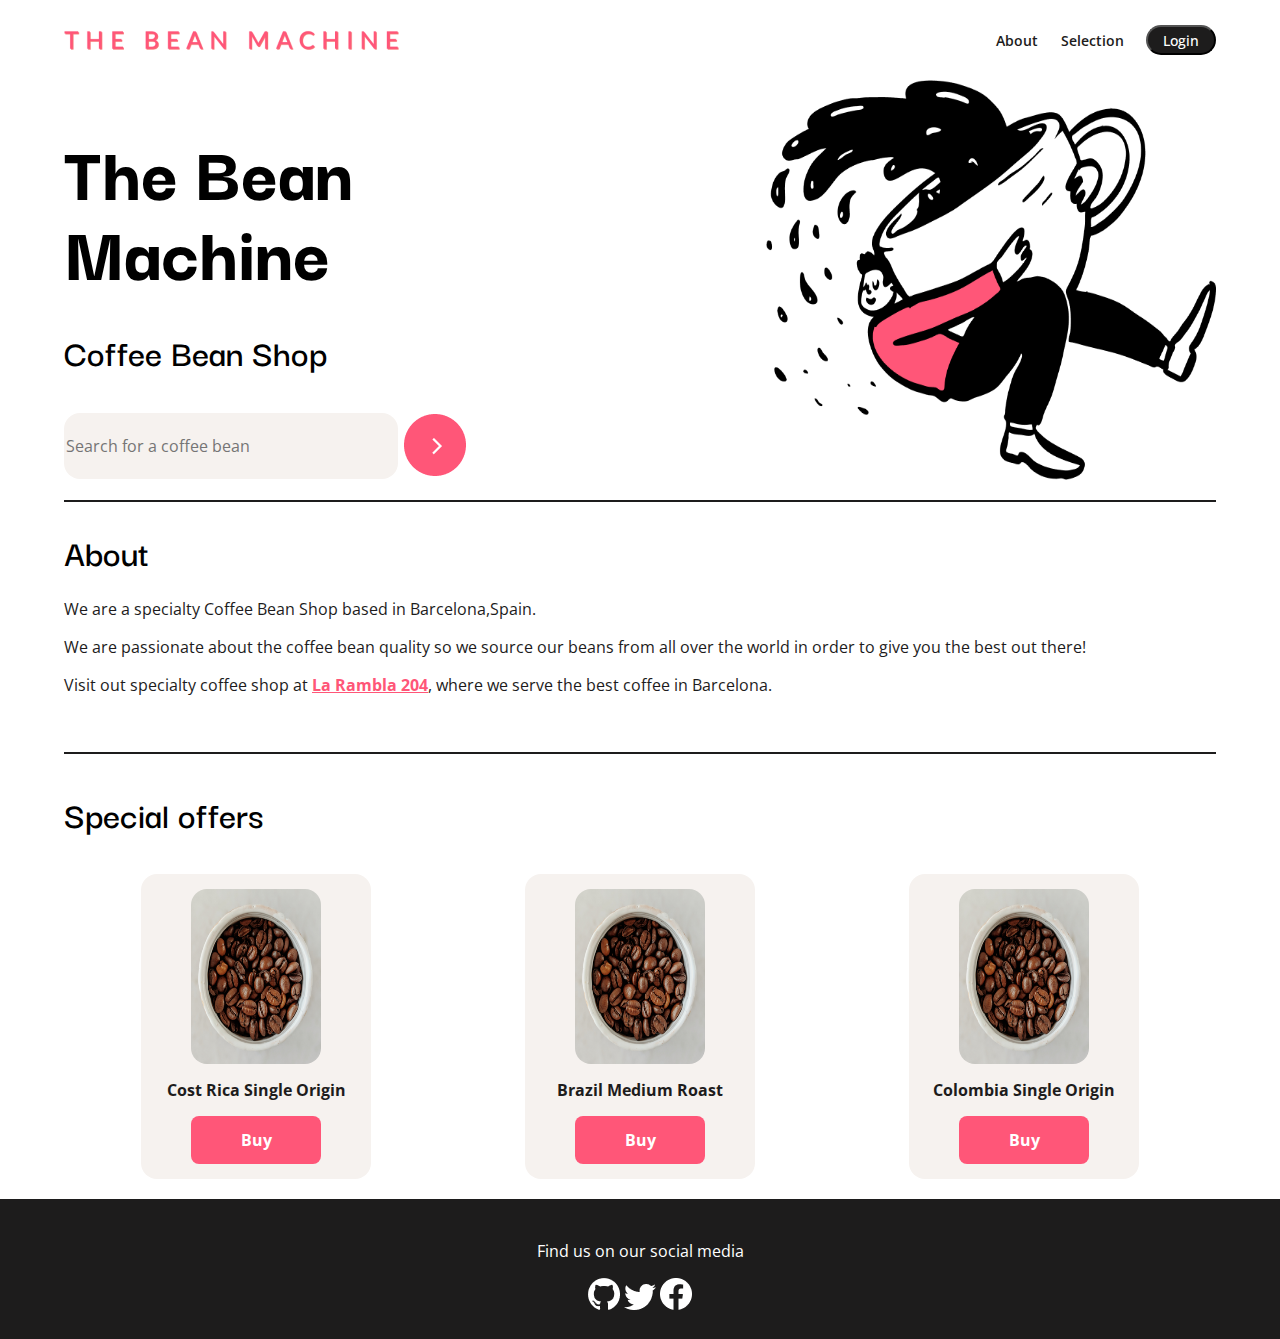
<file: index.html>
<!DOCTYPE html>
<html lang="en">

<head>
  <meta charset="UTF-8">
  <meta http-equiv="X-UA-Compatible" content="IE=edge">
  <meta name="viewport" content="width=device-width, initial-scale=1.0">
  <title>The Bean Machine</title>
  <!-- google font -->
  <link rel="preconnect" href="https://fonts.googleapis.com">
  <link rel="preconnect" href="https://fonts.gstatic.com" crossorigin>
  <link href="https://fonts.googleapis.com/css2?family=Lato&family=Open+Sans&display=swap" rel="stylesheet">

  <link rel="preconnect" href="https://fonts.gstatic.com" crossorigin>
  <link href="https://fonts.googleapis.com/css2?family=Darker+Grotesque:wght@400;800&display=swap" rel="stylesheet">
  <!-- icon fonts -->
  <link rel="stylesheet" href="https://pro.fontawesome.com/releases/v5.10.0/css/all.css"
    integrity="sha384-AYmEC3Yw5cVb3ZcuHtOA93w35dYTsvhLPVnYs9eStHfGJvOvKxVfELGroGkvsg+p" crossorigin="anonymous" />
  <!-- main style -->
  <link rel="stylesheet" href="./style.css">

</head>

<body>
  <div class="container">
    <div id="nav">
      <img class="logo" alt="The Bean Machine Logo" src="assets/logo.png">
      <div class="nav-links">
        <a href="#" class="nav-item">About</a>
        <a href="/selection.html" class="nav-item">Selection</a>
        <button class="nav-btn">Login</button>
      </div>
    </div>
    <div id="banner">
      <div class="titles">
        <div class="h1_div">
          <h1>The Bean Machine</h1>
        </div>
        <div class="h2_div">
          <h2>Coffee Bean Shop</h2>
        </div>
        <div class="search_btn">
          <input class="search" type="text" placeholder="Search for a coffee bean">
          <button class="btn"><img alt="Button" src="assets/search-btn.png"></button>
        </div>
      </div>
      <img class="coffee-img" alt="Person Holding Large Coffee Cup" src="assets/coffee.png">
    </div>
    <div id="main">
      <div class="about">
        <h2>About</h2>
        <div class="p-info">
          <p>We are a specialty Coffee Bean Shop based in Barcelona,Spain.</p>
          <p>We are passionate about the coffee bean quality so we source our beans from all over the world in
            order to give you the best out there!</p>
          <p>Visit out specialty coffee shop at <a class="p-link" href="#">La Rambla 204</a>, where we serve
            the best coffee in Barcelona.</p>
        </div>
      </div>


      <h2>Special offers</h2>
      <div class="offer">

        <div class="items">
          <img class="items-img" alt="Coffee Beans" src="assets/coffee_beans.png">
          <p class="items-p">Cost Rica Single Origin</p>
          <button class="items-btn">Buy</button>
        </div>
        <div class="items">
          <img class="items-img" alt="Coffee Beans" src="assets/coffee_beans.png">
          <p class="items-p">Brazil Medium Roast</p>
          <button class="items-btn">Buy</button>
        </div>
        <div class="items">
          <img class="items-img" alt="Coffee Beans" src="assets/coffee_beans.png">
          <p class="items-p">Colombia Single Origin</p>
          <button class="items-btn">Buy</button>
        </div>
      </div>


    </div>
    <div id="footer">
      <div class="p">
        <p>Find us on our social media</p>
      </div>
      <div class="img-logo">
        <img alt="Github Logo" src="/assets/git.png">
        <img alt="Twitter Logo" src="/assets/twitter.png">
        <img alt="Facebook Logo" src="/assets/fb.png">
      </div>
    </div>
  </div>
</body>

</html>
</file>
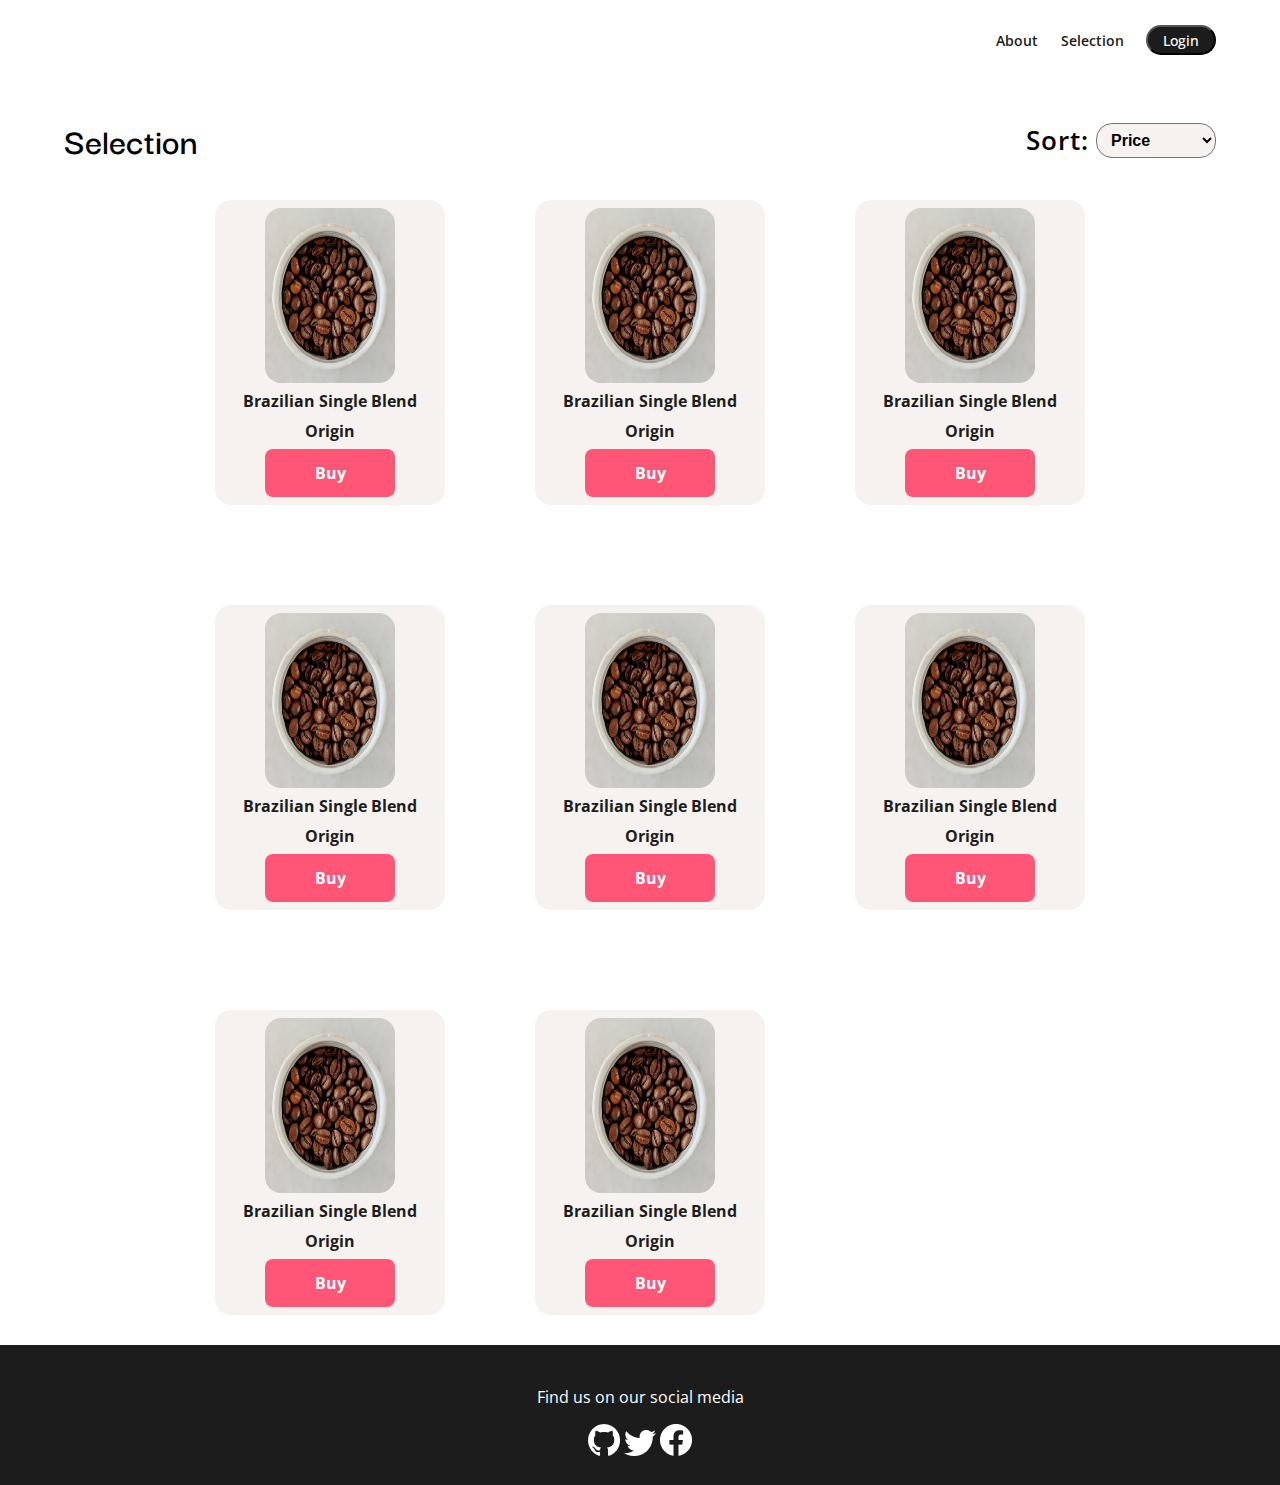
<file: selection.html>
<!DOCTYPE html>
<html lang="en">

<head>
  <meta charset="UTF-8">
  <meta http-equiv="X-UA-Compatible" content="IE=edge">
  <meta name="viewport" content="width=device-width, initial-scale=1.0">
  <title>The Bean Machine</title>
  <!-- google font -->
  <link rel="preconnect" href="https://fonts.googleapis.com">
  <link rel="preconnect" href="https://fonts.gstatic.com" crossorigin>
  <link href="https://fonts.googleapis.com/css2?family=Lato&family=Open+Sans&display=swap" rel="stylesheet">

  <link rel="preconnect" href="https://fonts.gstatic.com" crossorigin>
  <link href="https://fonts.googleapis.com/css2?family=Darker+Grotesque:wght@400;800&display=swap" rel="stylesheet">
  <!-- icon fonts -->
  <link rel="stylesheet" href="https://pro.fontawesome.com/releases/v5.10.0/css/all.css"
    integrity="sha384-AYmEC3Yw5cVb3ZcuHtOA93w35dYTsvhLPVnYs9eStHfGJvOvKxVfELGroGkvsg+p" crossorigin="anonymous" />
  <!-- main style -->
  <link rel="stylesheet" href="./style.css">

</head>

<body>
  <div class="sel-container">
    <div id="sel-nav">
      <div class="nav-links">
        <a href="/index.html" class="nav-item">About</a>
        <a href="#" class="nav-item">Selection</a>
        <button class="nav-btn">Login</button>
      </div>
    </div>

    <div id="sel-sort">
      <h2>Selection</h2>
      <div class="sel-drop">
        <label for="sort">Sort:</label>
        <select id="sort" name="sort">
          <option value="Price">Price</option>
          <option value="Availability">Availability</option>
          <option value="Origin">Origin</option>
        </select>
      </div>
    </div>

    <div id="sel-offer">
      <div class="offer-grid">
        <div class="items">
          <img class="items-img" alt="Coffee Beans" src="assets/coffee_beans.png">
          <p class="items-p">Brazilian Single Blend</p>
          <p class="items-p">Origin</p>
          <button class="items-btn">Buy</button>
        </div>

        <div class="items">
          <img class="items-img" alt="Coffee Beans" src="assets/coffee_beans.png">
          <p class="items-p">Brazilian Single Blend</p>
          <p class="items-p">Origin</p>
          <button class="items-btn">Buy</button>
        </div>

        <div class="items">
          <img class="items-img" alt="Coffee Beans" src="assets/coffee_beans.png">
          <p class="items-p">Brazilian Single Blend</p>
          <p class="items-p">Origin</p>
          <button class="items-btn">Buy</button>
        </div>

        <div class="items">
          <img class="items-img" alt="Coffee Beans" src="assets/coffee_beans.png">
          <p class="items-p">Brazilian Single Blend</p>
          <p class="items-p">Origin</p>
          <button class="items-btn">Buy</button>
        </div>

        <div class="items">
          <img class="items-img" alt="Coffee Beans" src="assets/coffee_beans.png">
          <p class="items-p">Brazilian Single Blend</p>
          <p class="items-p">Origin</p>
          <button class="items-btn">Buy</button>
        </div>

        <div class="items">
          <img class="items-img" alt="Coffee Beans" src="assets/coffee_beans.png">
          <p class="items-p">Brazilian Single Blend</p>
          <p class="items-p">Origin</p>
          <button class="items-btn">Buy</button>
        </div>

        <div class="items">
          <img class="items-img" alt="Coffee Beans" src="assets/coffee_beans.png">
          <p class="items-p">Brazilian Single Blend</p>
          <p class="items-p">Origin</p>
          <button class="items-btn">Buy</button>
        </div>

        <div class="items">
          <img class="items-img" alt="Coffee Beans" src="assets/coffee_beans.png">
          <p class="items-p">Brazilian Single Blend</p>
          <p class="items-p">Origin</p>
          <button class="items-btn">Buy</button>
        </div>
      </div>
    </div>

    <div id="sel-footer">
      <div class="p">
        <p>Find us on our social media</p>
      </div>
      <div class="img-logo">
        <img alt="Github Logo" src="/assets/git.png">
        <img alt="Twitter Logo" src="/assets/twitter.png">
        <img alt="Facebook Logo" src="/assets/fb.png">
      </div>
    </div>
  </div>
</body>

</html>
</file>
<file: style.css>
html, body {
  height: 100%;
  width: 100%;
  margin: 0;
  padding: 0;
}

.container {
  margin: 0 auto;
  width: 100%; 
  display: flex;
  flex-direction: column;
  justify-content: space-between;
  align-items: center;
  min-height: 100vh;
}

#nav {
  display: flex;
  justify-content: space-between;
  align-items: center;
  flex-wrap: wrap;
  height: 80px;
  width: 90%;
}

.logo {
  max-width: 100%;
}

.nav-links {
  display: flex;
  justify-content: space-between;
  align-items: center;
  width: 220px;
}

.nav-item {
  font-family: Open Sans;
  font-size: 14px;
  font-weight: 600;
  text-decoration: none;
  color: #1d1c1c;
}

.nav-btn {
  height: 30px;
  width: 70px;
  font-family: Open Sans;
  font-size: 14px;
  font-weight: 500;
  color: #FFFFFF;
  background-color: #1d1c1c;
  border-radius: 40px;
}

#banner {
  display: flex;
  justify-content: space-between;
  flex-wrap: wrap-reverse;
  margin-bottom: 20px;
  width: 90%;
}

.titles {
  height: 350px;
  display: flex;
  flex-direction: column;
  justify-content: space-between;
}

.h1_div {
  display: flex;
  width: 300px;
}

h1 {
  font-size: 80px;
  line-height: 80px;
  font-family: 'Darker Grotesque', sans-serif;
  font-weight: 800;
  margin: 0;
}

.h2_div {
  display: flex;
}

h2 {
  font-size: 38px;
  line-height: 60px;
  font-family: 'Darker Grotesque', sans-serif;
  font-weight: 600;
  margin: 0;
}

.search_btn {
  display: flex;
  flex-wrap: wrap;
}
  
.search {
  width: 330px;
  height: 64px;
  border: none;
  border-radius: 16px;
  font-family: Open Sans;
  font-size: 16px;
  background-color: #F6F2EF;
  color: #917D6E;
}

.btn {
  background-color: #FFFFFF;
  border: none;
}

.coffee-img {
  width: 450px;
  height: 400px;
  max-width: 100%;
  max-height: 100%;
}

#main {
  display: flex;
  flex-direction: column;
  width: 90%;
}

.about {
  padding: 20px 0 40px 0;
  margin-bottom: 30px;
  border-top: 2px solid #1D1C1C;
  border-bottom: 2px solid #1D1C1C;
}

.p-info {
  font-family: Open Sans;
  font-size: 16px;
  font-weight: 400;
  color: #1D1C1C;
}

.p-link {
  color: #FF5678;
  font-weight: 700;
}

.offer {
  display: flex;
  flex-wrap: wrap;
  justify-content: space-around;
  margin-bottom: 10px;
  margin-top: 20px;
}

.items {
  display: flex;
  flex-direction: column;
  justify-content: space-evenly;
  align-items: center;
  height: 305px;
  width: 230px;
  margin: 10px;
  background-color: #F6F2EF;
  border-radius: 16px;
}

.items-img {
  display: flex;
  height: 175px;
  width: 130px;
  border-radius: 16px;
}

.items-p {
  font-family: Open Sans;
  font-size: 16px;
  font-weight: 700;
  color: #1D1C1C;
  margin: 0;
}

.items-btn {
  height: 48px;
  width: 130px;
  background-color: #FF5678;
  border: none;
  border-radius: 8px;
  color: #FFFFFF;
  font-family: Open Sans;
  font-size: 16px;
  font-weight: 700;
}

#footer {
  display: flex;
  flex-direction: column;
  justify-content: center;
  align-items: center;
  height: 140px;
  background-color: #1D1C1C;
  width:100%;
}

.p {
  font-family: Open Sans;
  font-size: 16px;
  color: #FFFFFF;
}



.sel-container {
  margin: 0 auto;
  width: 100%; 
  display: flex;
  flex-direction: column;
  justify-content: space-between;
  align-items: center;
  min-height: 100vh;
}

#sel-nav {
  display: flex;
  justify-content: flex-end;
  align-items: center;
  flex-wrap: wrap;
  height: 80px;
  width: 90%;
}

#sel-sort {
  display: flex;
  justify-content: space-between;
  align-items: center;
  width: 90%;
  margin: 30px 0 20px 0;
}

.sel-drop {
  display: flex;
  align-items: center;
  justify-content: space-between;
  width: 190px;
}

label {
  font-family: Open sans;
  font-size: 26px;
  font-weight: 600;
  letter-spacing: 1px;
}

select {
  width: 120px;
  height: 35px;
  font-size: 16px;
  font-weight: 600;
  color: #000000;
  background-color: #F6F2EF;
  border-radius: 16px;
  padding-left: 10px;
}

#sel-offer {
  width: 90%;
}

.offer-grid {
  display: grid;
  justify-content: center;
  grid-template-columns: repeat(auto-fill, 230px);
  gap: 80px 90px;
}

#sel-footer {
  display: flex;
  flex-direction: column;
  justify-content: center;
  align-items: center;
  height: 140px;
  background-color: #1D1C1C;
  width:100%;
  margin-top: 20px;
}
</file>
